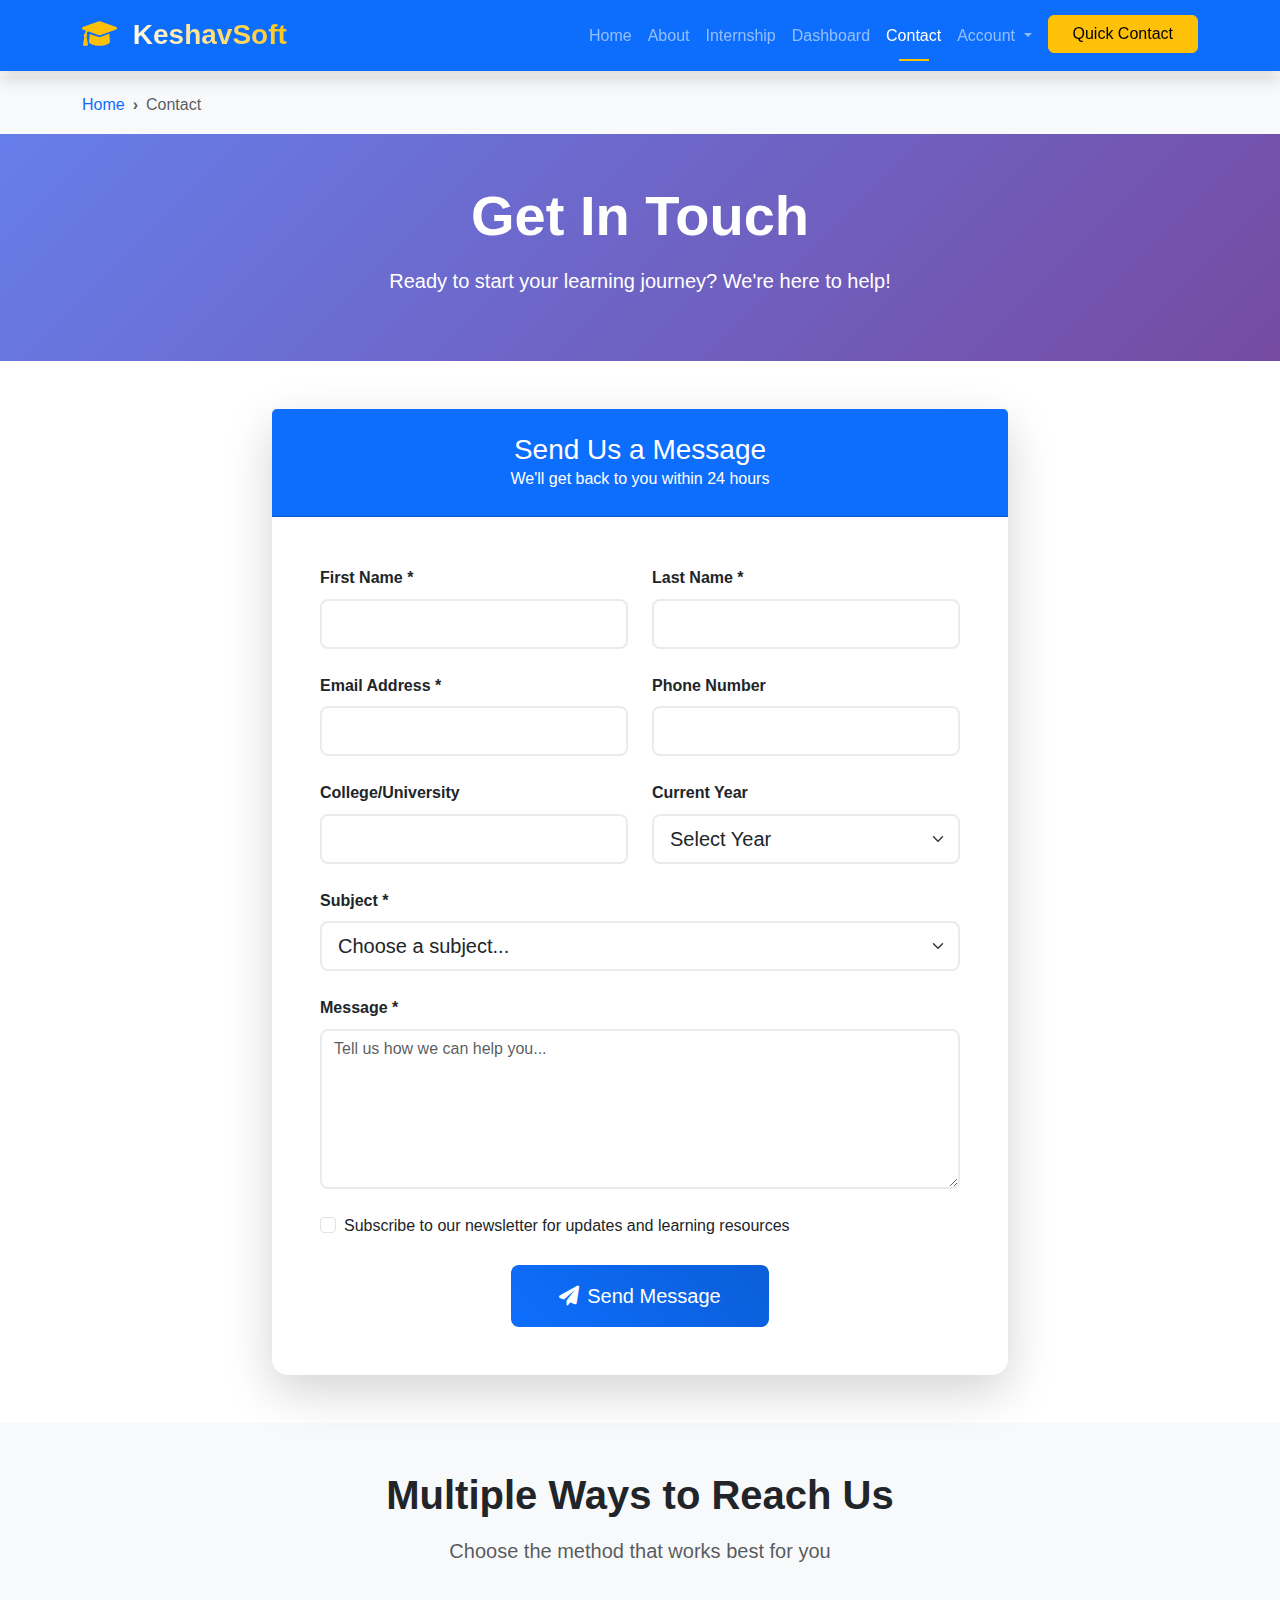
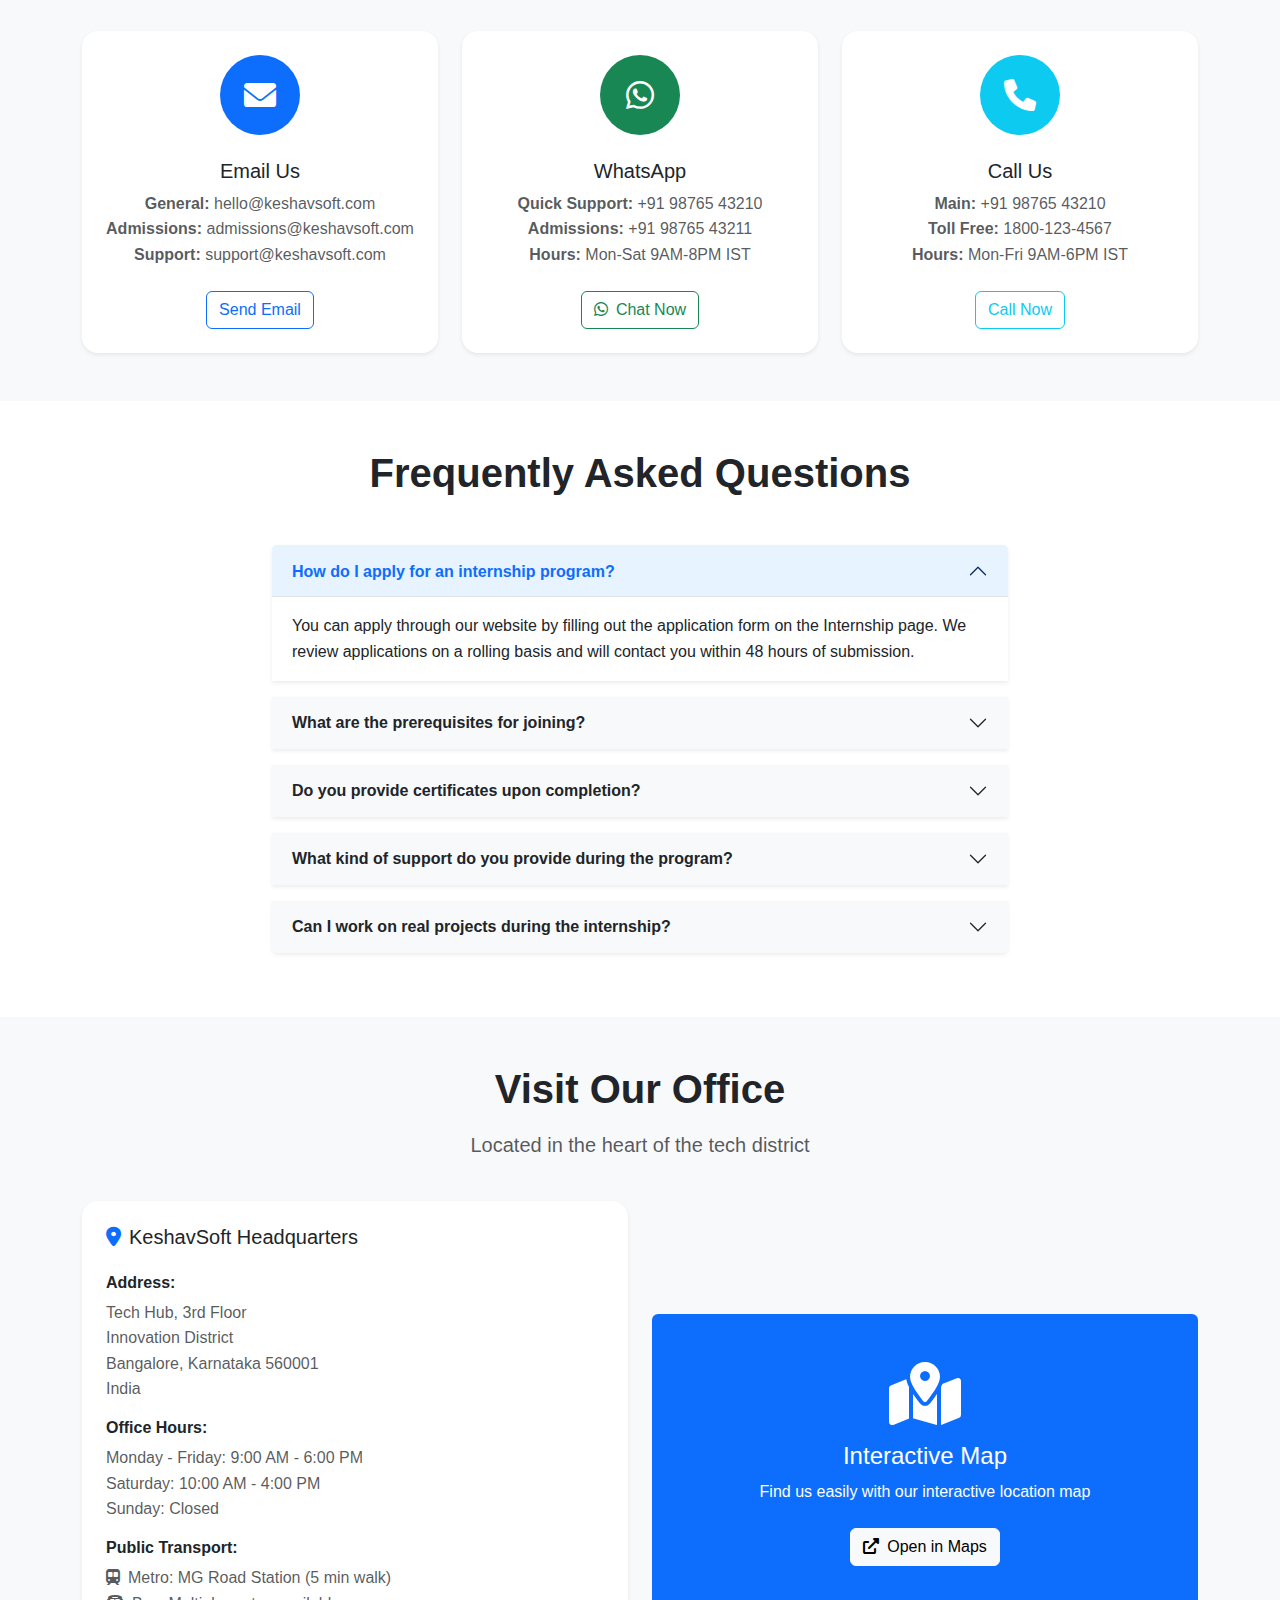
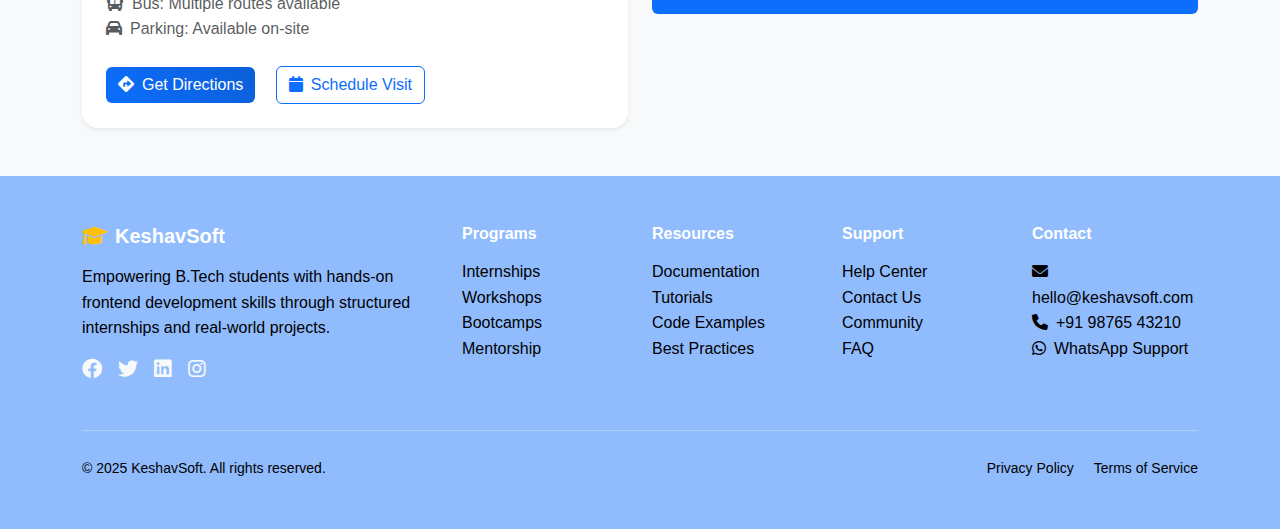
<file: contact.html>
<!DOCTYPE html>
<html lang="en">
<head>
    <meta charset="UTF-8">
    <meta name="viewport" content="width=device-width, initial-scale=1.0">
    <title>Contact Us - KeshavSoft</title>
    <link rel="icon" href="assets/images/ks_favicon.png" type="image/x-icon">
    <link href="https://cdn.jsdelivr.net/npm/bootstrap@5.3.2/dist/css/bootstrap.min.css" rel="stylesheet">
    <link href="https://cdnjs.cloudflare.com/ajax/libs/font-awesome/6.0.0/css/all.min.css" rel="stylesheet">
    <link href="assets/css/custom.css" rel="stylesheet">
</head>
<body>
    <!-- Navigation -->
    <nav class="navbar navbar-expand-lg navbar-dark bg-primary fixed-top shadow">
        <div class="container">
            <a class="navbar-brand fw-bold fs-3 animated-brand" href="index.html">
                <i class="fas fa-graduation-cap text-warning me-2 bounce-icon"></i>
                <span class="gradient-text">KeshavSoft</span>
            </a>
            <button class="navbar-toggler" type="button" data-bs-toggle="collapse" data-bs-target="#navbarNav">
                <span class="navbar-toggler-icon"></span>
            </button>
            <div class="collapse navbar-collapse" id="navbarNav">
                <ul class="navbar-nav ms-auto">
                    <li class="nav-item">
                        <a class="nav-link" href="index.html">Home</a>
                    </li>
                    <li class="nav-item">
                        <a class="nav-link" href="about.html">About</a>
                    </li>
                    <li class="nav-item">
                        <a class="nav-link" href="internship.html">Internship</a>
                    </li>
                    <li class="nav-item">
                        <a class="nav-link" href="dashboard.html">Dashboard</a>
                    </li>
                    <li class="nav-item">
                        <a class="nav-link active" href="contact.html">Contact</a>
                    </li>
                    <li class="nav-item dropdown">
                        <a class="nav-link dropdown-toggle" href="#" role="button" data-bs-toggle="dropdown">
                            Account
                        </a>
                        <ul class="dropdown-menu">
                            <li><a class="dropdown-item" href="#" data-bs-toggle="modal" data-bs-target="#loginModal">Sign In</a></li>
                            <li><a class="dropdown-item" href="#" data-bs-toggle="modal" data-bs-target="#signupModal">Sign Up</a></li>
                            <li><hr class="dropdown-divider"></li>
                            <li><a class="dropdown-item" href="dashboard.html">My Dashboard</a></li>
                        </ul>
                    </li>
                    <li class="nav-item">
                        <button class="btn btn-warning ms-2 px-4" data-bs-toggle="modal" data-bs-target="#quickContactModal">
                            Quick Contact
                        </button>
                    </li>
                </ul>
            </div>
        </div>
    </nav>

    <!-- Breadcrumb -->
    <section class="bg-light py-3" style="margin-top: 76px;">
        <div class="container">
            <nav aria-label="breadcrumb">
                <ol class="breadcrumb mb-0">
                    <li class="breadcrumb-item"><a href="index.html" class="text-decoration-none">Home</a></li>
                    <li class="breadcrumb-item active" aria-current="page">Contact</li>
                </ol>
            </nav>
        </div>
    </section>

    <!-- Page Header -->
    <section class="bg-gradient-primary text-white py-5">
        <div class="container">
            <div class="row text-center">
                <div class="col-12">
                    <h1 class="display-4 fw-bold mb-3">Get In Touch</h1>
                    <p class="lead">Ready to start your learning journey? We're here to help!</p>
                </div>
            </div>
        </div>
    </section>

    <!-- Contact Form Section -->
    <section class="py-5">
        <div class="container">
            <div class="row">
                <div class="col-lg-8 mx-auto">
                    <div class="card border-0 shadow-lg">
                        <div class="card-header bg-primary text-white text-center py-4">
                            <h3 class="mb-0">Send Us a Message</h3>
                            <p class="mb-0">We'll get back to you within 24 hours</p>
                        </div>
                        <div class="card-body p-5">
                            <form id="contactForm">
                                <div class="row g-4">
                                    <div class="col-md-6">
                                        <label for="firstName" class="form-label fw-bold">First Name *</label>
                                        <input type="text" class="form-control form-control-lg" id="firstName" name="firstName" required>
                                    </div>
                                    <div class="col-md-6">
                                        <label for="lastName" class="form-label fw-bold">Last Name *</label>
                                        <input type="text" class="form-control form-control-lg" id="lastName" name="lastName" required>
                                    </div>
                                    <div class="col-md-6">
                                        <label for="email" class="form-label fw-bold">Email Address *</label>
                                        <input type="email" class="form-control form-control-lg" id="email" name="email" required>
                                    </div>
                                    <div class="col-md-6">
                                        <label for="phone" class="form-label fw-bold">Phone Number</label>
                                        <input type="tel" class="form-control form-control-lg" id="phone" name="phone">
                                    </div>
                                    <div class="col-md-6">
                                        <label for="college" class="form-label fw-bold">College/University</label>
                                        <input type="text" class="form-control form-control-lg" id="college" name="college">
                                    </div>
                                    <div class="col-md-6">
                                        <label for="year" class="form-label fw-bold">Current Year</label>
                                        <select class="form-select form-select-lg" id="year" name="year">
                                            <option value="">Select Year</option>
                                            <option value="1st">1st Year</option>
                                            <option value="2nd">2nd Year</option>
                                            <option value="3rd">3rd Year</option>
                                            <option value="4th">4th Year</option>
                                            <option value="graduate">Graduate</option>
                                        </select>
                                    </div>
                                    <div class="col-12">
                                        <label for="subject" class="form-label fw-bold">Subject *</label>
                                        <select class="form-select form-select-lg" id="subject" name="subject" required>
                                            <option value="">Choose a subject...</option>
                                            <option value="internship">Internship Inquiry</option>
                                            <option value="course">Course Information</option>
                                            <option value="technical">Technical Support</option>
                                            <option value="partnership">Partnership Opportunity</option>
                                            <option value="feedback">Feedback</option>
                                            <option value="other">Other</option>
                                        </select>
                                    </div>
                                    <div class="col-12">
                                        <label for="message" class="form-label fw-bold">Message *</label>
                                        <textarea class="form-control" id="message" name="message" rows="6" placeholder="Tell us how we can help you..." required></textarea>
                                    </div>
                                    <div class="col-12">
                                        <div class="form-check">
                                            <input class="form-check-input" type="checkbox" id="newsletter" name="newsletter">
                                            <label class="form-check-label" for="newsletter">
                                                Subscribe to our newsletter for updates and learning resources
                                            </label>
                                        </div>
                                    </div>
                                    <div class="col-12 text-center">
                                        <button type="submit" class="btn btn-primary btn-lg px-5 py-3">
                                            <i class="fas fa-paper-plane me-2"></i>Send Message
                                        </button>
                                    </div>
                                </div>
                            </form>
                        </div>
                    </div>
                </div>
            </div>
        </div>
    </section>

    <!-- Contact Info Section -->
    <section class="py-5 bg-light">
        <div class="container">
            <div class="row text-center mb-5">
                <div class="col-12">
                    <h2 class="display-6 fw-bold mb-3">Multiple Ways to Reach Us</h2>
                    <p class="lead text-muted">Choose the method that works best for you</p>
                </div>
            </div>
            <div class="row g-4">
                <div class="col-lg-4">
                    <div class="card border-0 shadow-sm h-100 text-center hover-lift">
                        <div class="card-body p-4">
                            <div class="bg-primary text-white rounded-circle mx-auto mb-4 d-flex align-items-center justify-content-center" style="width: 80px; height: 80px;">
                                <i class="fas fa-envelope fa-2x"></i>
                            </div>
                            <h5 class="card-title">Email Us</h5>
                            <p class="card-text text-muted mb-4">
                                <strong>General:</strong> hello@keshavsoft.com<br>
                                <strong>Admissions:</strong> admissions@keshavsoft.com<br>
                                <strong>Support:</strong> support@keshavsoft.com
                            </p>
                            <a href="mailto:hello@keshavsoft.com" class="btn btn-outline-primary">Send Email</a>
                        </div>
                    </div>
                </div>
                <div class="col-lg-4">
                    <div class="card border-0 shadow-sm h-100 text-center hover-lift">
                        <div class="card-body p-4">
                            <div class="bg-success text-white rounded-circle mx-auto mb-4 d-flex align-items-center justify-content-center" style="width: 80px; height: 80px;">
                                <i class="fab fa-whatsapp fa-2x"></i>
                            </div>
                            <h5 class="card-title">WhatsApp</h5>
                            <p class="card-text text-muted mb-4">
                                <strong>Quick Support:</strong> +91 98765 43210<br>
                                <strong>Admissions:</strong> +91 98765 43211<br>
                                <strong>Hours:</strong> Mon-Sat 9AM-8PM IST
                            </p>
                            <a href="https://wa.me/919876543210" class="btn btn-outline-success" target="_blank">
                                <i class="fab fa-whatsapp me-2"></i>Chat Now
                            </a>
                        </div>
                    </div>
                </div>
                <div class="col-lg-4">
                    <div class="card border-0 shadow-sm h-100 text-center hover-lift">
                        <div class="card-body p-4">
                            <div class="bg-info text-white rounded-circle mx-auto mb-4 d-flex align-items-center justify-content-center" style="width: 80px; height: 80px;">
                                <i class="fas fa-phone fa-2x"></i>
                            </div>
                            <h5 class="card-title">Call Us</h5>
                            <p class="card-text text-muted mb-4">
                                <strong>Main:</strong> +91 98765 43210<br>
                                <strong>Toll Free:</strong> 1800-123-4567<br>
                                <strong>Hours:</strong> Mon-Fri 9AM-6PM IST
                            </p>
                            <a href="tel:+919876543210" class="btn btn-outline-info">Call Now</a>
                        </div>
                    </div>
                </div>
            </div>
        </div>
    </section>

    <!-- FAQ Section -->
    <section class="py-5">
        <div class="container">
            <div class="row">
                <div class="col-lg-8 mx-auto">
                    <h2 class="display-6 fw-bold text-center mb-5">Frequently Asked Questions</h2>
                    <div class="accordion" id="faqAccordion">
                        <div class="accordion-item border-0 shadow-sm mb-3">
                            <h2 class="accordion-header">
                                <button class="accordion-button" type="button" data-bs-toggle="collapse" data-bs-target="#faq1">
                                    How do I apply for an internship program?
                                </button>
                            </h2>
                            <div id="faq1" class="accordion-collapse collapse show" data-bs-parent="#faqAccordion">
                                <div class="accordion-body">
                                    You can apply through our website by filling out the application form on the Internship page. We review applications on a rolling basis and will contact you within 48 hours of submission.
                                </div>
                            </div>
                        </div>
                        <div class="accordion-item border-0 shadow-sm mb-3">
                            <h2 class="accordion-header">
                                <button class="accordion-button collapsed" type="button" data-bs-toggle="collapse" data-bs-target="#faq2">
                                    What are the prerequisites for joining?
                                </button>
                            </h2>
                            <div id="faq2" class="accordion-collapse collapse" data-bs-parent="#faqAccordion">
                                <div class="accordion-body">
                                    Most of our programs are designed for beginners. You just need basic computer skills and enthusiasm to learn. For advanced programs, we may require completion of prerequisite courses.
                                </div>
                            </div>
                        </div>
                        <div class="accordion-item border-0 shadow-sm mb-3">
                            <h2 class="accordion-header">
                                <button class="accordion-button collapsed" type="button" data-bs-toggle="collapse" data-bs-target="#faq3">
                                    Do you provide certificates upon completion?
                                </button>
                            </h2>
                            <div id="faq3" class="accordion-collapse collapse" data-bs-parent="#faqAccordion">
                                <div class="accordion-body">
                                    Yes! We provide industry-recognized certificates for all completed programs. These certificates can be shared on LinkedIn and included in your resume to showcase your skills to potential employers.
                                </div>
                            </div>
                        </div>
                        <div class="accordion-item border-0 shadow-sm mb-3">
                            <h2 class="accordion-header">
                                <button class="accordion-button collapsed" type="button" data-bs-toggle="collapse" data-bs-target="#faq4">
                                    What kind of support do you provide during the program?
                                </button>
                            </h2>
                            <div id="faq4" class="accordion-collapse collapse" data-bs-parent="#faqAccordion">
                                <div class="accordion-body">
                                    We provide comprehensive support including one-on-one mentoring, code reviews, doubt-clearing sessions, and career guidance. Our mentors are available via WhatsApp and email for quick assistance.
                                </div>
                            </div>
                        </div>
                        <div class="accordion-item border-0 shadow-sm mb-3">
                            <h2 class="accordion-header">
                                <button class="accordion-button collapsed" type="button" data-bs-toggle="collapse" data-bs-target="#faq5">
                                    Can I work on real projects during the internship?
                                </button>
                            </h2>
                            <div id="faq5" class="accordion-collapse collapse" data-bs-parent="#faqAccordion">
                                <div class="accordion-body">
                                    Absolutely! All our programs include hands-on projects that you'll deploy live. You'll build a portfolio of real-world projects that demonstrate your skills to potential employers.
                                </div>
                            </div>
                        </div>
                    </div>
                </div>
            </div>
        </div>
    </section>

    <!-- Office Location Section -->
    <section class="py-5 bg-light">
        <div class="container">
            <div class="row text-center mb-4">
                <div class="col-12">
                    <h2 class="display-6 fw-bold mb-3">Visit Our Office</h2>
                    <p class="lead text-muted">Located in the heart of the tech district</p>
                </div>
            </div>
            <div class="row align-items-center">
                <div class="col-lg-6">
                    <div class="card border-0 shadow-sm">
                        <div class="card-body p-4">
                            <h5 class="card-title mb-4">
                                <i class="fas fa-map-marker-alt text-primary me-2"></i>KeshavSoft Headquarters
                            </h5>
                            <div class="mb-3">
                                <h6 class="fw-bold">Address:</h6>
                                <p class="text-muted mb-0">
                                    Tech Hub, 3rd Floor<br>
                                    Innovation District<br>
                                    Bangalore, Karnataka 560001<br>
                                    India
                                </p>
                            </div>
                            <div class="mb-3">
                                <h6 class="fw-bold">Office Hours:</h6>
                                <p class="text-muted mb-0">
                                    Monday - Friday: 9:00 AM - 6:00 PM<br>
                                    Saturday: 10:00 AM - 4:00 PM<br>
                                    Sunday: Closed
                                </p>
                            </div>
                            <div class="mb-4">
                                <h6 class="fw-bold">Public Transport:</h6>
                                <p class="text-muted mb-0">
                                    <i class="fas fa-subway me-2"></i>Metro: MG Road Station (5 min walk)<br>
                                    <i class="fas fa-bus me-2"></i>Bus: Multiple routes available<br>
                                    <i class="fas fa-car me-2"></i>Parking: Available on-site
                                </p>
                            </div>
                            <button class="btn btn-primary me-3">
                                <i class="fas fa-directions me-2"></i>Get Directions
                            </button>
                            <button class="btn btn-outline-primary">
                                <i class="fas fa-calendar me-2"></i>Schedule Visit
                            </button>
                        </div>
                    </div>
                </div>
                <div class="col-lg-6">
                    <div class="bg-primary text-white p-5 rounded text-center">
                        <i class="fas fa-map-marked-alt fa-4x mb-3"></i>
                        <h4>Interactive Map</h4>
                        <p class="mb-4">Find us easily with our interactive location map</p>
                        <button class="btn btn-light">
                            <i class="fas fa-external-link-alt me-2"></i>Open in Maps
                        </button>
                    </div>
                </div>
            </div>
        </div>
    </section>

    <!-- Quick Contact Modal -->
    <div class="modal fade" id="quickContactModal" tabindex="-1">
        <div class="modal-dialog">
            <div class="modal-content">
                <div class="modal-header bg-warning text-dark">
                    <h5 class="modal-title">
                        <i class="fas fa-bolt me-2"></i>Quick Contact
                    </h5>
                    <button type="button" class="btn-close" data-bs-dismiss="modal"></button>
                </div>
                <div class="modal-body">
                    <form id="quickContactForm">
                        <div class="mb-3">
                            <label for="quickName" class="form-label">Name *</label>
                            <input type="text" class="form-control" id="quickName" name="quickName" required>
                        </div>
                        <div class="mb-3">
                            <label for="quickEmail" class="form-label">Email *</label>
                            <input type="email" class="form-control" id="quickEmail" name="quickEmail" required>
                        </div>
                        <div class="mb-3">
                            <label for="quickPhone" class="form-label">Phone</label>
                            <input type="tel" class="form-control" id="quickPhone" name="quickPhone">
                        </div>
                        <div class="mb-3">
                            <label for="quickInquiry" class="form-label">Quick Inquiry *</label>
                            <select class="form-select" id="quickInquiry" name="quickInquiry" required>
                                <option value="">Select inquiry type...</option>
                                <option value="course-info">Course Information</option>
                                <option value="admission">Admission Process</option>
                                <option value="fees">Fee Structure</option>
                                <option value="callback">Request Callback</option>
                                <option value="demo">Schedule Demo</option>
                            </select>
                        </div>
                        <div class="mb-3">
                            <label for="quickMessage" class="form-label">Message</label>
                            <textarea class="form-control" id="quickMessage" name="quickMessage" rows="3" placeholder="Brief message (optional)"></textarea>
                        </div>
                    </form>
                </div>
                <div class="modal-footer">
                    <button type="button" class="btn btn-secondary" data-bs-dismiss="modal">Close</button>
                    <button type="submit" form="quickContactForm" class="btn btn-warning">
                        <i class="fas fa-paper-plane me-2"></i>Send Quick Message
                    </button>
                </div>
            </div>
        </div>
    </div>

    <!-- Login Modal -->
    <div class="modal fade" id="loginModal" tabindex="-1">
        <div class="modal-dialog">
            <div class="modal-content">
                <div class="modal-header">
                    <h5 class="modal-title">Sign In to KeshavSoft</h5>
                    <button type="button" class="btn-close" data-bs-dismiss="modal"></button>
                </div>
                <div class="modal-body">
                    <form>
                        <div class="mb-3">
                            <label for="loginEmail" class="form-label">Email</label>
                            <input type="email" class="form-control" id="loginEmail" name="loginEmail" required>
                        </div>
                        <div class="mb-3">
                            <label for="loginPassword" class="form-label">Password</label>
                            <input type="password" class="form-control" id="loginPassword" name="loginPassword" required>
                        </div>
                        <div class="mb-3 form-check">
                            <input type="checkbox" class="form-check-input" id="rememberMe" name="rememberMe">
                            <label class="form-check-label" for="rememberMe">Remember me</label>
                        </div>
                        <button type="submit" class="btn btn-primary w-100">Sign In</button>
                    </form>
                    <div class="text-center mt-3">
                        <small>Don't have an account? <a href="#" data-bs-toggle="modal" data-bs-target="#signupModal" data-bs-dismiss="modal">Sign up</a></small>
                    </div>
                </div>
            </div>
        </div>
    </div>

    <!-- Signup Modal -->
    <div class="modal fade" id="signupModal" tabindex="-1">
        <div class="modal-dialog">
            <div class="modal-content">
                <div class="modal-header">
                    <h5 class="modal-title">Create Account</h5>
                    <button type="button" class="btn-close" data-bs-dismiss="modal"></button>
                </div>
                <div class="modal-body">
                    <form>
                        <div class="row g-3">
                            <div class="col-md-6">
                                <label for="signupFirstName" class="form-label">First Name</label>
                                <input type="text" class="form-control" id="signupFirstName" name="signupFirstName" required>
                            </div>
                            <div class="col-md-6">
                                <label for="signupLastName" class="form-label">Last Name</label>
                                <input type="text" class="form-control" id="signupLastName" name="signupLastName" required>
                            </div>
                            <div class="col-12">
                                <label for="signupEmail" class="form-label">Email</label>
                                <input type="email" class="form-control" id="signupEmail" name="signupEmail" required>
                            </div>
                            <div class="col-12">
                                <label for="signupPassword" class="form-label">Password</label>
                                <input type="password" class="form-control" id="signupPassword" name="signupPassword" required>
                            </div>
                            <div class="col-12">
                                <label for="confirmPassword" class="form-label">Confirm Password</label>
                                <input type="password" class="form-control" id="confirmPassword" name="confirmPassword" required>
                            </div>
                            <div class="col-12">
                                <div class="form-check">
                                    <input class="form-check-input" type="checkbox" id="agreeTerms" name="agreeTerms" required>
                                    <label class="form-check-label" for="agreeTerms">
                                        I agree to the <a href="#">Terms of Service</a>
                                    </label>
                                </div>
                            </div>
                        </div>
                        <button type="submit" class="btn btn-primary w-100 mt-3">Create Account</button>
                    </form>
                    <div class="text-center mt-3">
                        <small>Already have an account? <a href="#" data-bs-toggle="modal" data-bs-target="#loginModal" data-bs-dismiss="modal">Sign in</a></small>
                    </div>
                </div>
            </div>
        </div>
    </div>

    <!-- Footer -->
    <footer class="bg-colour text-white py-5">
        <div class="container">
            <div class="row">
                <div class="col-lg-4 mb-4">
                    <h5 class="fw-bold mb-3">
                        <i class="fas fa-graduation-cap text-warning me-2"></i>KeshavSoft
                    </h5>
                    <p class="text-black">Empowering B.Tech students with hands-on frontend development skills through
                        structured internships and real-world projects.</p>
                    <div class="d-flex gap-3">
                        <a href="#" class="text-light"><i class="fab fa-facebook fa-lg"></i></a>
                        <a href="#" class="text-light"><i class="fab fa-twitter fa-lg"></i></a>
                        <a href="#" class="text-light"><i class="fab fa-linkedin fa-lg"></i></a>
                        <a href="#" class="text-light"><i class="fab fa-instagram fa-lg"></i></a>
                    </div>
                </div>
                <div class="col-lg-2 col-md-6 mb-4">
                    <h6 class="fw-bold mb-3">Programs</h6>
                    <ul class="list-unstyled">
                        <li><a href="internship.html" class="text-black text-decoration-none">Internships</a></li>
                        <li><a href="#" class="text-black text-decoration-none">Workshops</a></li>
                        <li><a href="#" class="text-black text-decoration-none">Bootcamps</a></li>
                        <li><a href="#" class="text-black text-decoration-none">Mentorship</a></li>
                    </ul>
                </div>
                <div class="col-lg-2 col-md-6 mb-4">
                    <h6 class="fw-bold mb-3">Resources</h6>
                    <ul class="list-unstyled">
                        <li><a href="#" class="text-black text-decoration-none">Documentation</a></li>
                        <li><a href="#" class="text-black text-decoration-none">Tutorials</a></li>
                        <li><a href="#" class="text-black text-decoration-none">Code Examples</a></li>
                        <li><a href="#" class="text-black text-decoration-none">Best Practices</a></li>
                    </ul>
                </div>
                <div class="col-lg-2 col-md-6 mb-4">
                    <h6 class="fw-bold mb-3">Support</h6>
                    <ul class="list-unstyled">
                        <li><a href="#" class="text-black text-decoration-none">Help Center</a></li>
                        <li><a href="contact.html" class="text-black text-decoration-none">Contact Us</a></li>
                        <li><a href="#" class="text-black text-decoration-none">Community</a></li>
                        <li><a href="#" class="text-black text-decoration-none">FAQ</a></li>
                    </ul>
                </div>
                <div class="col-lg-2 col-md-6 mb-4">
                    <h6 class="fw-bold mb-3">Contact</h6>
                    <ul class="list-unstyled text-black">
                        <li><i class="fas fa-envelope me-2"></i>hello@keshavsoft.com</li>
                        <li><i class="fas fa-phone me-2"></i>+91 98765 43210</li>
                        <li><i class="fab fa-whatsapp me-2"></i>WhatsApp Support</li>
                    </ul>
                </div>
            </div>
            <hr class="my-4">
            <div class="row text-center text-md-start">
                <!-- Left section -->
                <div class="col-12 col-md-6 mb-2 mb-md-0">
                    <small class="text-black">&copy; 2025 KeshavSoft. All rights reserved.</small>
                </div>

                <!-- Right section -->
                <div class="col-12 col-md-6 text-center text-md-end">
                    <small class="text-black">
                        <a href="#" class="text-black text-decoration-none d-inline-block me-3 mb-1 mb-md-0">Privacy
                            Policy</a>
                        <a href="#" class="text-black text-decoration-none d-inline-block">Terms of Service</a>
                    </small>
                </div>
            </div>

        </div>
    </footer>

    <script src="https://cdn.jsdelivr.net/npm/bootstrap@5.3.2/dist/js/bootstrap.bundle.min.js"></script>
    <script src="assets/js/custom.js"></script>
</body>
</html>
</file>
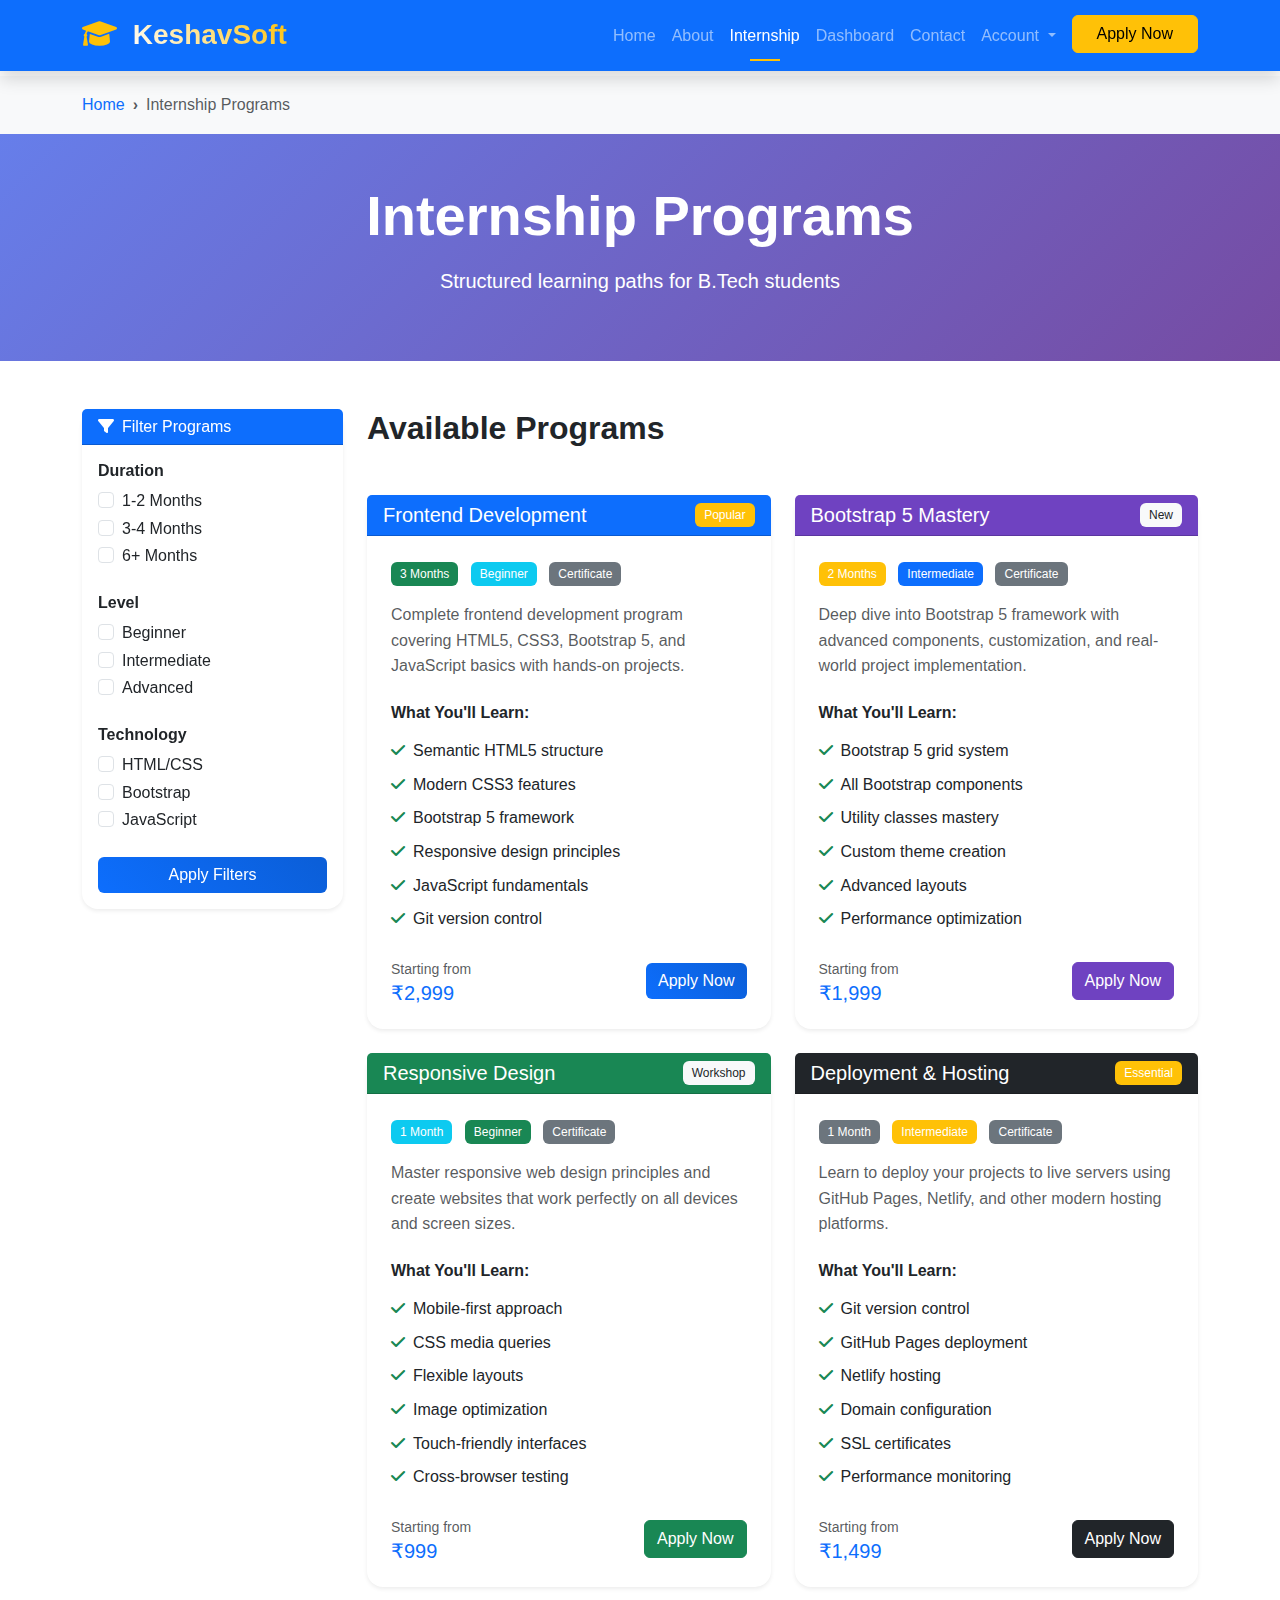
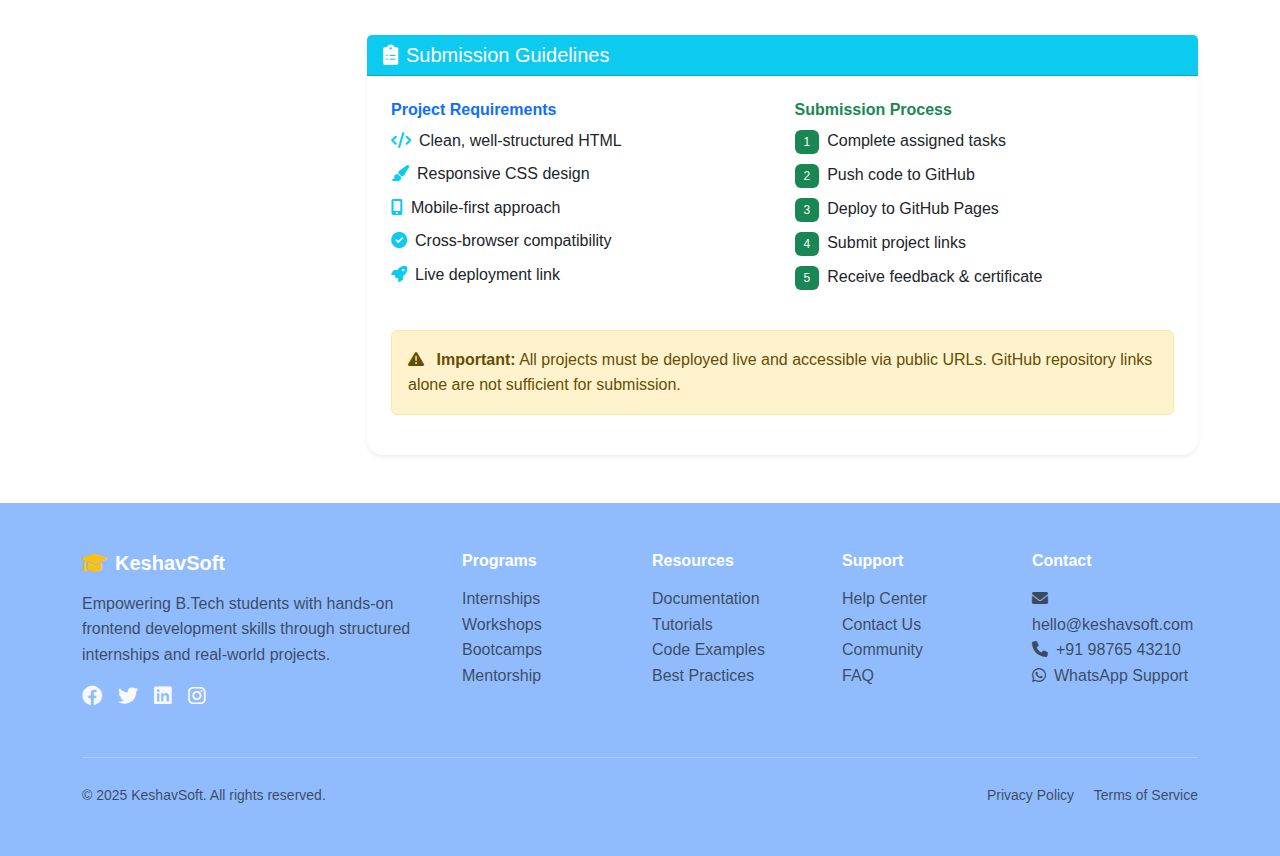
<file: internship.html>
<!DOCTYPE html>
<html lang="en">
<head>
    <meta charset="UTF-8">
    <meta name="viewport" content="width=device-width, initial-scale=1.0">
    <title>Internship Programs - KeshavSoft</title>
    <link href="https://cdn.jsdelivr.net/npm/bootstrap@5.3.2/dist/css/bootstrap.min.css" rel="stylesheet">
    <link href="https://cdnjs.cloudflare.com/ajax/libs/font-awesome/6.0.0/css/all.min.css" rel="stylesheet">
    <link href="assets/css/custom.css" rel="stylesheet">
</head>
<body>
    <!-- Navigation -->
    <nav class="navbar navbar-expand-lg navbar-dark bg-primary fixed-top shadow">
        <div class="container">
            <a class="navbar-brand fw-bold fs-3 animated-brand" href="index.html">
                <i class="fas fa-graduation-cap text-warning me-2 bounce-icon"></i>
                <span class="gradient-text">KeshavSoft</span>
            </a>
            <button class="navbar-toggler" type="button" data-bs-toggle="collapse" data-bs-target="#navbarNav">
                <span class="navbar-toggler-icon"></span>
            </button>
            <div class="collapse navbar-collapse" id="navbarNav">
                <ul class="navbar-nav ms-auto">
                    <li class="nav-item">
                        <a class="nav-link" href="index.html">Home</a>
                    </li>
                    <li class="nav-item">
                        <a class="nav-link" href="about.html">About</a>
                    </li>
                    <li class="nav-item">
                        <a class="nav-link active" href="internship.html">Internship</a>
                    </li>
                    <li class="nav-item">
                        <a class="nav-link" href="dashboard.html">Dashboard</a>
                    </li>
                    <li class="nav-item">
                        <a class="nav-link" href="contact.html">Contact</a>
                    </li>
                    <li class="nav-item dropdown">
                        <a class="nav-link dropdown-toggle" href="#" role="button" data-bs-toggle="dropdown">
                            Account
                        </a>
                        <ul class="dropdown-menu">
                            <li><a class="dropdown-item" href="#" data-bs-toggle="modal" data-bs-target="#loginModal">Sign In</a></li>
                            <li><a class="dropdown-item" href="#" data-bs-toggle="modal" data-bs-target="#signupModal">Sign Up</a></li>
                            <li><hr class="dropdown-divider"></li>
                            <li><a class="dropdown-item" href="dashboard.html">My Dashboard</a></li>
                        </ul>
                    </li>
                    <li class="nav-item">
                        <button class="btn btn-warning ms-2 px-4" data-bs-toggle="modal" data-bs-target="#contactModal">
                            Apply Now
                        </button>
                    </li>
                </ul>
            </div>
        </div>
    </nav>

    <!-- Breadcrumb -->
    <section class="bg-light py-3" style="margin-top: 76px;">
        <div class="container">
            <nav aria-label="breadcrumb">
                <ol class="breadcrumb mb-0">
                    <li class="breadcrumb-item"><a href="index.html" class="text-decoration-none">Home</a></li>
                    <li class="breadcrumb-item active" aria-current="page">Internship Programs</li>
                </ol>
            </nav>
        </div>
    </section>

    <!-- Page Header -->
    <section class="bg-gradient-primary text-white py-5">
        <div class="container">
            <div class="row text-center">
                <div class="col-12">
                    <h1 class="display-4 fw-bold mb-3">Internship Programs</h1>
                    <p class="lead">Structured learning paths for B.Tech students</p>
                </div>
            </div>
        </div>
    </section>

    <!-- Sidebar Layout -->
    <section class="py-5">
        <div class="container">
            <div class="row">
                <!-- Sidebar -->
                <div class="col-lg-3 mb-4">
                    <div class="card border-0 shadow-sm sticky-top" style="top: 100px;">
                        <div class="card-header bg-primary text-white">
                            <h6 class="mb-0"><i class="fas fa-filter me-2"></i>Filter Programs</h6>
                        </div>
                        <div class="card-body">
                            <div class="mb-4">
                                <h6 class="fw-bold">Duration</h6>
                                <div class="form-check">
                                    <input class="form-check-input" type="checkbox" id="duration1" name="duration1">
                                    <label class="form-check-label" for="duration1">1-2 Months</label>
                                </div>
                                <div class="form-check">
                                    <input class="form-check-input" type="checkbox" id="duration2" name="duration2">
                                    <label class="form-check-label" for="duration2">3-4 Months</label>
                                </div>
                                <div class="form-check">
                                    <input class="form-check-input" type="checkbox" id="duration3" name="duration3">
                                    <label class="form-check-label" for="duration3">6+ Months</label>
                                </div>
                            </div>
                            <div class="mb-4">
                                <h6 class="fw-bold">Level</h6>
                                <div class="form-check">
                                    <input class="form-check-input" type="checkbox" id="beginner" name="beginner">
                                    <label class="form-check-label" for="beginner">Beginner</label>
                                </div>
                                <div class="form-check">
                                    <input class="form-check-input" type="checkbox" id="intermediate" name="intermediate">
                                    <label class="form-check-label" for="intermediate">Intermediate</label>
                                </div>
                                <div class="form-check">
                                    <input class="form-check-input" type="checkbox" id="advanced" name="advanced">
                                    <label class="form-check-label" for="advanced">Advanced</label>
                                </div>
                            </div>
                            <div class="mb-4">
                                <h6 class="fw-bold">Technology</h6>
                                <div class="form-check">
                                    <input class="form-check-input" type="checkbox" id="html" name="html">
                                    <label class="form-check-label" for="html">HTML/CSS</label>
                                </div>
                                <div class="form-check">
                                    <input class="form-check-input" type="checkbox" id="bootstrap" name="bootstrap">
                                    <label class="form-check-label" for="bootstrap">Bootstrap</label>
                                </div>
                                <div class="form-check">
                                    <input class="form-check-input" type="checkbox" id="javascript" name="javascript">
                                    <label class="form-check-label" for="javascript">JavaScript</label>
                                </div>
                            </div>
                            <button class="btn btn-primary w-100">Apply Filters</button>
                        </div>
                    </div>
                </div>

                <!-- Main Content -->
                <div class="col-lg-9">
                    <!-- Task Breakdown Section -->
                    <div class="row g-4 mb-5">
                        <div class="col-12">
                            <h2 class="fw-bold mb-4">Available Programs</h2>
                        </div>
                        
                        <!-- Frontend Development Internship -->
                        <div class="col-lg-6">
                            <div class="card border-0 shadow-sm h-100 hover-lift">
                                <div class="card-header bg-primary text-white">
                                    <div class="d-flex justify-content-between align-items-center">
                                        <h5 class="mb-0">Frontend Development</h5>
                                        <span class="badge bg-warning">Popular</span>
                                    </div>
                                </div>
                                <div class="card-body p-4">
                                    <div class="mb-3">
                                        <span class="badge bg-success me-2">3 Months</span>
                                        <span class="badge bg-info me-2">Beginner</span>
                                        <span class="badge bg-secondary">Certificate</span>
                                    </div>
                                    <p class="card-text text-muted mb-4">Complete frontend development program covering HTML5, CSS3, Bootstrap 5, and JavaScript basics with hands-on projects.</p>
                                    
                                    <h6 class="fw-bold mb-3">What You'll Learn:</h6>
                                    <ul class="list-unstyled">
                                        <li class="mb-2"><i class="fas fa-check text-success me-2"></i>Semantic HTML5 structure</li>
                                        <li class="mb-2"><i class="fas fa-check text-success me-2"></i>Modern CSS3 features</li>
                                        <li class="mb-2"><i class="fas fa-check text-success me-2"></i>Bootstrap 5 framework</li>
                                        <li class="mb-2"><i class="fas fa-check text-success me-2"></i>Responsive design principles</li>
                                        <li class="mb-2"><i class="fas fa-check text-success me-2"></i>JavaScript fundamentals</li>
                                        <li class="mb-2"><i class="fas fa-check text-success me-2"></i>Git version control</li>
                                    </ul>
                                    
                                    <div class="d-flex justify-content-between align-items-center mt-4">
                                        <div>
                                            <small class="text-muted">Starting from</small>
                                            <h5 class="text-primary mb-0">₹2,999</h5>
                                        </div>
                                        <button class="btn btn-primary" data-bs-toggle="modal" data-bs-target="#contactModal">
                                            Apply Now
                                        </button>
                                    </div>
                                </div>
                            </div>
                        </div>

                        <!-- Bootstrap 5 Mastery -->
                        <div class="col-lg-6">
                            <div class="card border-0 shadow-sm h-100 hover-lift">
                                <div class="card-header bg-purple text-white">
                                    <div class="d-flex justify-content-between align-items-center">
                                        <h5 class="mb-0">Bootstrap 5 Mastery</h5>
                                        <span class="badge bg-light text-dark">New</span>
                                    </div>
                                </div>
                                <div class="card-body p-4">
                                    <div class="mb-3">
                                        <span class="badge bg-warning me-2">2 Months</span>
                                        <span class="badge bg-primary me-2">Intermediate</span>
                                        <span class="badge bg-secondary">Certificate</span>
                                    </div>
                                    <p class="card-text text-muted mb-4">Deep dive into Bootstrap 5 framework with advanced components, customization, and real-world project implementation.</p>
                                    
                                    <h6 class="fw-bold mb-3">What You'll Learn:</h6>
                                    <ul class="list-unstyled">
                                        <li class="mb-2"><i class="fas fa-check text-success me-2"></i>Bootstrap 5 grid system</li>
                                        <li class="mb-2"><i class="fas fa-check text-success me-2"></i>All Bootstrap components</li>
                                        <li class="mb-2"><i class="fas fa-check text-success me-2"></i>Utility classes mastery</li>
                                        <li class="mb-2"><i class="fas fa-check text-success me-2"></i>Custom theme creation</li>
                                        <li class="mb-2"><i class="fas fa-check text-success me-2"></i>Advanced layouts</li>
                                        <li class="mb-2"><i class="fas fa-check text-success me-2"></i>Performance optimization</li>
                                    </ul>
                                    
                                    <div class="d-flex justify-content-between align-items-center mt-4">
                                        <div>
                                            <small class="text-muted">Starting from</small>
                                            <h5 class="text-primary mb-0">₹1,999</h5>
                                        </div>
                                        <button class="btn btn-purple" data-bs-toggle="modal" data-bs-target="#contactModal">
                                            Apply Now
                                        </button>
                                    </div>
                                </div>
                            </div>
                        </div>

                        <!-- Responsive Design Workshop -->
                        <div class="col-lg-6">
                            <div class="card border-0 shadow-sm h-100 hover-lift">
                                <div class="card-header bg-success text-white">
                                    <div class="d-flex justify-content-between align-items-center">
                                        <h5 class="mb-0">Responsive Design</h5>
                                        <span class="badge bg-light text-dark">Workshop</span>
                                    </div>
                                </div>
                                <div class="card-body p-4">
                                    <div class="mb-3">
                                        <span class="badge bg-info me-2">1 Month</span>
                                        <span class="badge bg-success me-2">Beginner</span>
                                        <span class="badge bg-secondary">Certificate</span>
                                    </div>
                                    <p class="card-text text-muted mb-4">Master responsive web design principles and create websites that work perfectly on all devices and screen sizes.</p>
                                    
                                    <h6 class="fw-bold mb-3">What You'll Learn:</h6>
                                    <ul class="list-unstyled">
                                        <li class="mb-2"><i class="fas fa-check text-success me-2"></i>Mobile-first approach</li>
                                        <li class="mb-2"><i class="fas fa-check text-success me-2"></i>CSS media queries</li>
                                        <li class="mb-2"><i class="fas fa-check text-success me-2"></i>Flexible layouts</li>
                                        <li class="mb-2"><i class="fas fa-check text-success me-2"></i>Image optimization</li>
                                        <li class="mb-2"><i class="fas fa-check text-success me-2"></i>Touch-friendly interfaces</li>
                                        <li class="mb-2"><i class="fas fa-check text-success me-2"></i>Cross-browser testing</li>
                                    </ul>
                                    
                                    <div class="d-flex justify-content-between align-items-center mt-4">
                                        <div>
                                            <small class="text-muted">Starting from</small>
                                            <h5 class="text-primary mb-0">₹999</h5>
                                        </div>
                                        <button class="btn btn-success" data-bs-toggle="modal" data-bs-target="#contactModal">
                                            Apply Now
                                        </button>
                                    </div>
                                </div>
                            </div>
                        </div>

                        <!-- Deployment & Hosting -->
                        <div class="col-lg-6">
                            <div class="card border-0 shadow-sm h-100 hover-lift">
                                <div class="card-header bg-dark text-white">
                                    <div class="d-flex justify-content-between align-items-center">
                                        <h5 class="mb-0">Deployment & Hosting</h5>
                                        <span class="badge bg-warning">Essential</span>
                                    </div>
                                </div>
                                <div class="card-body p-4">
                                    <div class="mb-3">
                                        <span class="badge bg-secondary me-2">1 Month</span>
                                        <span class="badge bg-warning me-2">Intermediate</span>
                                        <span class="badge bg-secondary">Certificate</span>
                                    </div>
                                    <p class="card-text text-muted mb-4">Learn to deploy your projects to live servers using GitHub Pages, Netlify, and other modern hosting platforms.</p>
                                    
                                    <h6 class="fw-bold mb-3">What You'll Learn:</h6>
                                    <ul class="list-unstyled">
                                        <li class="mb-2"><i class="fas fa-check text-success me-2"></i>Git version control</li>
                                        <li class="mb-2"><i class="fas fa-check text-success me-2"></i>GitHub Pages deployment</li>
                                        <li class="mb-2"><i class="fas fa-check text-success me-2"></i>Netlify hosting</li>
                                        <li class="mb-2"><i class="fas fa-check text-success me-2"></i>Domain configuration</li>
                                        <li class="mb-2"><i class="fas fa-check text-success me-2"></i>SSL certificates</li>
                                        <li class="mb-2"><i class="fas fa-check text-success me-2"></i>Performance monitoring</li>
                                    </ul>
                                    
                                    <div class="d-flex justify-content-between align-items-center mt-4">
                                        <div>
                                            <small class="text-muted">Starting from</small>
                                            <h5 class="text-primary mb-0">₹1,499</h5>
                                        </div>
                                        <button class="btn btn-dark" data-bs-toggle="modal" data-bs-target="#contactModal">
                                            Apply Now
                                        </button>
                                    </div>
                                </div>
                            </div>
                        </div>
                    </div>

                    <!-- Submission Guidelines -->
                    <div class="card border-0 shadow-sm">
                        <div class="card-header bg-info text-white">
                            <h5 class="mb-0"><i class="fas fa-clipboard-list me-2"></i>Submission Guidelines</h5>
                        </div>
                        <div class="card-body p-4">
                            <div class="row g-4">
                                <div class="col-md-6">
                                    <h6 class="fw-bold text-primary">Project Requirements</h6>
                                    <ul class="list-unstyled">
                                        <li class="mb-2"><i class="fas fa-code text-info me-2"></i>Clean, well-structured HTML</li>
                                        <li class="mb-2"><i class="fas fa-paint-brush text-info me-2"></i>Responsive CSS design</li>
                                        <li class="mb-2"><i class="fas fa-mobile-alt text-info me-2"></i>Mobile-first approach</li>
                                        <li class="mb-2"><i class="fas fa-check-circle text-info me-2"></i>Cross-browser compatibility</li>
                                        <li class="mb-2"><i class="fas fa-rocket text-info me-2"></i>Live deployment link</li>
                                    </ul>
                                </div>
                                <div class="col-md-6">
                                    <h6 class="fw-bold text-success">Submission Process</h6>
                                    <ol class="list-unstyled">
                                        <li class="mb-2"><span class="badge bg-success me-2">1</span>Complete assigned tasks</li>
                                        <li class="mb-2"><span class="badge bg-success me-2">2</span>Push code to GitHub</li>
                                        <li class="mb-2"><span class="badge bg-success me-2">3</span>Deploy to GitHub Pages</li>
                                        <li class="mb-2"><span class="badge bg-success me-2">4</span>Submit project links</li>
                                        <li class="mb-2"><span class="badge bg-success me-2">5</span>Receive feedback & certificate</li>
                                    </ol>
                                </div>
                            </div>
                            
                            <div class="alert alert-warning mt-4" role="alert">
                                <i class="fas fa-exclamation-triangle me-2"></i>
                                <strong>Important:</strong> All projects must be deployed live and accessible via public URLs. GitHub repository links alone are not sufficient for submission.
                            </div>
                        </div>
                    </div>
                </div>
            </div>
        </div>
    </section>

    <!-- Contact Modal -->
    <div class="modal fade" id="contactModal" tabindex="-1">
        <div class="modal-dialog modal-lg">
            <div class="modal-content">
                <div class="modal-header bg-primary text-white">
                    <h5 class="modal-title">
                        <i class="fas fa-user-graduate me-2"></i>Apply for Internship
                    </h5>
                    <button type="button" class="btn-close btn-close-white" data-bs-dismiss="modal"></button>
                </div>
                <div class="modal-body p-4">
                    <form id="internshipForm">
                        <div class="row g-3">
                            <div class="col-md-6">
                                <label for="firstName" class="form-label">First Name *</label>
                                <input type="text" class="form-control" id="firstName" name="firstName" required>
                            </div>
                            <div class="col-md-6">
                                <label for="lastName" class="form-label">Last Name *</label>
                                <input type="text" class="form-control" id="lastName" name="lastName" required>
                            </div>
                            <div class="col-md-6">
                                <label for="email" class="form-label">Email *</label>
                                <input type="email" class="form-control" id="email" name="email" required>
                            </div>
                            <div class="col-md-6">
                                <label for="phone" class="form-label">Phone *</label>
                                <input type="tel" class="form-control" id="phone" name="phone" required>
                            </div>
                            <div class="col-md-6">
                                <label for="college" class="form-label">College/University *</label>
                                <input type="text" class="form-control" id="college" name="college" required>
                            </div>
                            <div class="col-md-6">
                                <label for="year" class="form-label">Current Year *</label>
                                <select class="form-select" id="year" name="year" required>
                                    <option value="">Select Year</option>
                                    <option value="1st">1st Year</option>
                                    <option value="2nd">2nd Year</option>
                                    <option value="3rd">3rd Year</option>
                                    <option value="4th">4th Year</option>
                                </select>
                            </div>
                            <div class="col-12">
                                <label for="program" class="form-label">Select Program *</label>
                                <select class="form-select" id="program" name="program" required>
                                    <option value="">Choose Program</option>
                                    <option value="frontend">Frontend Development Internship (3 Months)</option>
                                    <option value="bootstrap">Bootstrap 5 Mastery (2 Months)</option>
                                    <option value="responsive">Responsive Design Workshop (1 Month)</option>
                                    <option value="deployment">Deployment & Hosting (1 Month)</option>
                                </select>
                            </div>
                            <div class="col-12">
                                <label for="experience" class="form-label">Previous Experience</label>
                                <textarea class="form-control" id="experience" name="experience" rows="3" placeholder="Tell us about your coding experience, projects, or relevant skills"></textarea>
                            </div>
                            <div class="col-12">
                                <label for="motivation" class="form-label">Why do you want to join this program? *</label>
                                <textarea class="form-control" id="motivation" name="motivation" rows="3" required placeholder="Share your motivation and career goals"></textarea>
                            </div>
                            <div class="col-12">
                                <div class="form-check">
                                    <input class="form-check-input" type="checkbox" id="agreeTerms" name="agreeTerms" required>
                                    <label class="form-check-label" for="agreeTerms">
                                        I agree to the program terms and conditions *
                                    </label>
                                </div>
                            </div>
                        </div>
                    </form>
                </div>
                <div class="modal-footer">
                    <button type="button" class="btn btn-secondary" data-bs-dismiss="modal">Close</button>
                    <button type="submit" form="internshipForm" class="btn btn-primary">
                        <i class="fas fa-paper-plane me-2"></i>Submit Application
                    </button>
                </div>
            </div>
        </div>
    </div>

    <!-- Login Modal -->
    <div class="modal fade" id="loginModal" tabindex="-1">
        <div class="modal-dialog">
            <div class="modal-content">
                <div class="modal-header">
                    <h5 class="modal-title">Sign In to KeshavSoft</h5>
                    <button type="button" class="btn-close" data-bs-dismiss="modal"></button>
                </div>
                <div class="modal-body">
                    <form>
                        <div class="mb-3">
                            <label for="loginEmail" class="form-label">Email</label>
                            <input type="email" class="form-control" id="loginEmail" name="loginEmail" required>
                        </div>
                        <div class="mb-3">
                            <label for="loginPassword" class="form-label">Password</label>
                            <input type="password" class="form-control" id="loginPassword" name="loginPassword" required>
                        </div>
                        <div class="mb-3 form-check">
                            <input type="checkbox" class="form-check-input" id="rememberMe" name="rememberMe">
                            <label class="form-check-label" for="rememberMe">Remember me</label>
                        </div>
                        <button type="submit" class="btn btn-primary w-100">Sign In</button>
                    </form>
                    <div class="text-center mt-3">
                        <small>Don't have an account? <a href="#" data-bs-toggle="modal" data-bs-target="#signupModal" data-bs-dismiss="modal">Sign up</a></small>
                    </div>
                </div>
            </div>
        </div>
    </div>

    <!-- Signup Modal -->
    <div class="modal fade" id="signupModal" tabindex="-1">
        <div class="modal-dialog">
            <div class="modal-content">
                <div class="modal-header">
                    <h5 class="modal-title">Create Account</h5>
                    <button type="button" class="btn-close" data-bs-dismiss="modal"></button>
                </div>
                <div class="modal-body">
                    <form>
                        <div class="row g-3">
                            <div class="col-md-6">
                                <label for="signupFirstName" class="form-label">First Name</label>
                                <input type="text" class="form-control" id="signupFirstName" name="signupFirstName" required>
                            </div>
                            <div class="col-md-6">
                                <label for="signupLastName" class="form-label">Last Name</label>
                                <input type="text" class="form-control" id="signupLastName" name="signupLastName" required>
                            </div>
                            <div class="col-12">
                                <label for="signupEmail" class="form-label">Email</label>
                                <input type="email" class="form-control" id="signupEmail" name="signupEmail" required>
                            </div>
                            <div class="col-12">
                                <label for="signupPassword" class="form-label">Password</label>
                                <input type="password" class="form-control" id="signupPassword" name="signupPassword" required>
                            </div>
                            <div class="col-12">
                                <label for="confirmPassword" class="form-label">Confirm Password</label>
                                <input type="password" class="form-control" id="confirmPassword" name="confirmPassword" required>
                            </div>
                            <div class="col-12">
                                <div class="form-check">
                                    <input class="form-check-input" type="checkbox" id="agreeTermsSignup" name="agreeTermsSignup" required>
                                    <label class="form-check-label" for="agreeTermsSignup">
                                        I agree to the <a href="#">Terms of Service</a>
                                    </label>
                                </div>
                            </div>
                        </div>
                        <button type="submit" class="btn btn-primary w-100 mt-3">Create Account</button>
                    </form>
                    <div class="text-center mt-3">
                        <small>Already have an account? <a href="#" data-bs-toggle="modal" data-bs-target="#loginModal" data-bs-dismiss="modal">Sign in</a></small>
                    </div>
                </div>
            </div>
        </div>
    </div>

    <!-- Footer -->
    <footer class="bg-colour text-white py-5">
        <div class="container">
            <div class="row">
                <div class="col-lg-4 mb-4">
                    <h5 class="fw-bold mb-3">
                        <i class="fas fa-graduation-cap text-warning me-2"></i>KeshavSoft
                    </h5>
                    <p class="text-muted">Empowering B.Tech students with hands-on frontend development skills through structured internships and real-world projects.</p>
                    <div class="d-flex gap-3">
                        <a href="#" class="text-light"><i class="fab fa-facebook fa-lg"></i></a>
                        <a href="#" class="text-light"><i class="fab fa-twitter fa-lg"></i></a>
                        <a href="#" class="text-light"><i class="fab fa-linkedin fa-lg"></i></a>
                        <a href="#" class="text-light"><i class="fab fa-instagram fa-lg"></i></a>
                    </div>
                </div>
                <div class="col-lg-2 col-md-6 mb-4">
                    <h6 class="fw-bold mb-3">Programs</h6>
                    <ul class="list-unstyled">
                        <li><a href="internship.html" class="text-muted text-decoration-none">Internships</a></li>
                        <li><a href="#" class="text-muted text-decoration-none">Workshops</a></li>
                        <li><a href="#" class="text-muted text-decoration-none">Bootcamps</a></li>
                        <li><a href="#" class="text-muted text-decoration-none">Mentorship</a></li>
                    </ul>
                </div>
                <div class="col-lg-2 col-md-6 mb-4">
                    <h6 class="fw-bold mb-3">Resources</h6>
                    <ul class="list-unstyled">
                        <li><a href="#" class="text-muted text-decoration-none">Documentation</a></li>
                        <li><a href="#" class="text-muted text-decoration-none">Tutorials</a></li>
                        <li><a href="#" class="text-muted text-decoration-none">Code Examples</a></li>
                        <li><a href="#" class="text-muted text-decoration-none">Best Practices</a></li>
                    </ul>
                </div>
                <div class="col-lg-2 col-md-6 mb-4">
                    <h6 class="fw-bold mb-3">Support</h6>
                    <ul class="list-unstyled">
                        <li><a href="#" class="text-muted text-decoration-none">Help Center</a></li>
                        <li><a href="contact.html" class="text-muted text-decoration-none">Contact Us</a></li>
                        <li><a href="#" class="text-muted text-decoration-none">Community</a></li>
                        <li><a href="#" class="text-muted text-decoration-none">FAQ</a></li>
                    </ul>
                </div>
                <div class="col-lg-2 col-md-6 mb-4">
                    <h6 class="fw-bold mb-3">Contact</h6>
                    <ul class="list-unstyled text-muted">
                        <li><i class="fas fa-envelope me-2"></i>hello@keshavsoft.com</li>
                        <li><i class="fas fa-phone me-2"></i>+91 98765 43210</li>
                        <li><i class="fab fa-whatsapp me-2"></i>WhatsApp Support</li>
                    </ul>
                </div>
            </div>
            <hr class="my-4">
            <div class="row">
                <div class="col-md-6">
                    <small class="text-muted">&copy; 2025 KeshavSoft. All rights reserved.</small>
                </div>
                <div class="col-md-6 text-md-end">
                    <small class="text-muted">
                        <a href="#" class="text-muted text-decoration-none me-3">Privacy Policy</a>
                        <a href="#" class="text-muted text-decoration-none">Terms of Service</a>
                    </small>
                </div>
            </div>
        </div>
    </footer>

    <script src="https://cdn.jsdelivr.net/npm/bootstrap@5.3.2/dist/js/bootstrap.bundle.min.js"></script>
    <script src="assets/js/custom.js"></script>
</body>
</html>
</file>
<file: assets/css/custom.css>
/* Global Styles */
body {
    font-family: -apple-system, BlinkMacSystemFont, 'Segoe UI', Roboto, 'Helvetica Neue', Arial, sans-serif;
    line-height: 1.6;
}
/* editing position of next and prev button of carousel */
.carousel-control-next, .carousel-control-prev {
    width: 10%;
}
/* set the bg color of footer  */
.bg-colour{
    background-color: #0d6dfd75;
}
/* Navigation styling*/
.navbar {
    backdrop-filter: blur(10px);
    transition: all 0.3s ease;
}

.animated-brand {
    transition: all 0.3s ease;
}

.animated-brand:hover {
    transform: scale(1.05);
}

.gradient-text {
    background: linear-gradient(45deg, #fff, #ffc107);
    -webkit-background-clip: text;
    -webkit-text-fill-color: transparent;
    background-clip: text;
}

.bounce-icon {
    animation: bounce 2s infinite;
}

/* using keyframes for bounce effect in keshavosft logo */
@keyframes bounce {
    0%, 20%, 50%, 80%, 100% {
        transform: translateY(0);
    }
    40% {
        transform: translateY(-10px);
    }
    60% {
        transform: translateY(-5px);
    }
}

.nav-link {
    position: relative;
    transition: color 0.3s ease;
}

.nav-link:hover {
    color: #ffc107 !important;
}

.nav-link.active::after {
    content: '';
    position: absolute;
    bottom: -5px;
    left: 50%;
    transform: translateX(-50%);
    width: 30px;
    height: 2px;
    background: #ffc107;
}

/* Hero Section & Carousel index pgae*/
.hero-section {
    position: relative;
    overflow: hidden;
}

.carousel-bg {
    position: absolute;
    top: 0;
    left: 0;
    right: 0;
    bottom: 0;
    z-index: 1;
}

.carousel-inner .container {
    position: relative;
    z-index: 2;
}

/*Colors pallet for styling */
:root {
    --purple: #6f42c1;
    --gradient-primary: linear-gradient(135deg, #667eea 0%, #764ba2 100%);
    --gradient-success: linear-gradient(135deg, #11998e 0%, #38ef7d 100%);
    --gradient-info: linear-gradient(135deg, #667eea 0%, #764ba2 100%);
}

.bg-purple {
    background-color: var(--purple) !important;
}

.text-purple {
    color: var(--purple) !important;
}

.btn-purple {
    background-color: var(--purple);
    border-color: var(--purple);
    color: white;
}

.btn-purple:hover {
    background-color: #5a359a;
    border-color: #5a359a;
    color: white;
}

.progress-bar.bg-purple {
    background-color: var(--purple) !important;
}

/* Gradient Backgrounds effetcs */
.bg-gradient-primary {
    background: var(--gradient-primary);
}

.bg-gradient-success {
    background: var(--gradient-success);
}

.bg-gradient-info {
    background: var(--gradient-info);
}

/* Animations */
@keyframes fadeInUp {
    from {
        opacity: 0;
        transform: translate3d(0, 40px, 0);
    }
    to {
        opacity: 1;
        transform: translate3d(0, 0, 0);
    }
}

.fade-in-up {
    animation: fadeInUp 0.8s ease-out;
}

@keyframes typing {
    from { width: 0; }
    to { width: 100%; }
}

.typing-animation {
    overflow: hidden;
    white-space: nowrap;
    animation: typing 3s steps(30, end);
}

@keyframes float {
    0% { transform: translateY(0px); }
    50% { transform: translateY(-20px); }
    100% { transform: translateY(0px); }
}

.floating {
    animation: float 6s ease-in-out infinite;
}

@keyframes pulse {
    0% { transform: scale(1); }
    50% { transform: scale(1.1); }
    100% { transform: scale(1); }
}

.pulse {
    animation: pulse 2s infinite;
}

/* Count Animation */
.counter {
    transition: all 0.3s ease;
}

/* Card Hover Effects */
.hover-lift {
    transition: transform 0.3s ease, box-shadow 0.3s ease;
}

.hover-lift:hover {
    transform: translateY(-10px);
    box-shadow: 0 20px 40px rgba(0, 0, 0, 0.1) !important;
}

/* Feature Icons */
.feature-icon {
    transition: transform 0.3s ease;
}

.feature-icon:hover {
    transform: scale(1.1);
}

/* Tech Cards */
.tech-card {
    transition: all 0.3s ease;
    border: 2px solid transparent;
}

.tech-card:hover {
    transform: translateY(-5px);
    border-color: #0d6efd;
    box-shadow: 0 10px 30px rgba(0, 0, 0, 0.1);
}

/* Button Animations */
.btn {
    transition: all 0.3s ease;
    font-weight: 500;
}

.btn:hover {
    transform: translateY(-2px);
    box-shadow: 0 8px 25px rgba(0, 0, 0, 0.15);
}

.btn-primary {
    background: linear-gradient(45deg, #0d6efd, #0b5ed7);
    border: none;
}

.btn-outline-primary:hover {
    background: linear-gradient(45deg, #0d6efd, #0b5ed7);
    border-color: transparent;
}

/* Form Styling */
.form-control, .form-select {
    border: 2px solid #e9ecef;
    border-radius: 0.5rem;
    transition: all 0.3s ease;
}

.form-control:focus, .form-select:focus {
    border-color: #0d6efd;
    box-shadow: 0 0 0 0.2rem rgba(13, 110, 253, 0.25);
}

/* Card Styling */
.card {
    border-radius: 1rem;
    transition: all 0.3s ease;
}

.card:hover {
    box-shadow: 0 15px 35px rgba(0, 0, 0, 0.1) !important;
}

/* Timeline Styles */
.timeline {
    position: relative;
    padding-left: 30px;
}

.timeline::before {
    content: '';
    position: absolute;
    left: 15px;
    top: 0;
    bottom: 0;
    width: 2px;
    background: #e9ecef;
}

.timeline-item {
    position: relative;
    margin-bottom: 30px;
}

.timeline-marker {
    position: absolute;
    left: -37px;
    top: 5px;
    width: 12px;
    height: 12px;
    border-radius: 50%;
    border: 2px solid #fff;
    box-shadow: 0 0 0 2px #e9ecef;
}

.timeline-content {
    background: #f8f9fa;
    padding: 15px;
    border-radius: 8px;
    border-left: 3px solid #0d6efd;
}

/* Progress Circle css */
.progress-circle {
    position: relative;
}

.progress-ring {
    transform: rotate(-90deg);
}

.progress-text {
    position: absolute;
    top: 50%;
    left: 50%;
    transform: translate(-50%, -50%);
    font-size: 1.5rem;
    font-weight: bold;
    color: #0d6efd;
}

/* Dashboard Styles */
.stat-item {
    transition: transform 0.3s ease;
}

.stat-item:hover {
    transform: scale(1.05);
}

/* Sidebar Styles */
.list-group-item {
    border: none;
    transition: all 0.3s ease;
}

.list-group-item:hover {
    background-color: #f8f9fa;
    padding-left: 1.5rem;
}

.list-group-item.active {
    background: linear-gradient(45deg, #0d6efd, #0b5ed7);
    border-color: transparent;
}

/* Accordion button Styling */
.accordion-button {
    font-weight: 600;
    background: #f8f9fa;
    border: none;
}

.accordion-button:not(.collapsed) {
    background: #e7f3ff;
    color: #0d6efd;
}

.accordion-button:focus {
    box-shadow: none;
    border: none;
}

/* Badge Styles */
.badge {
    font-weight: 500;
    padding: 0.5em 0.75em;
}

/* Breadcrumb Styles */
.breadcrumb-item + .breadcrumb-item::before {
    content: "›";
    font-weight: bold;
}


/* Footer Links */
footer a:hover {
    color: #ff0707 !important;
    transition: color 0.3s ease;
}

/* Social Icons */
.fab, .fas {
    transition: all 0.3s ease;
}

.fab:hover, .fas:hover {
    transform: scale(1.2);
}

/* Carousel Improvements */
.carousel-control-prev-icon,
.carousel-control-next-icon {
    background-size: 100%, 100%;
    border-radius: 50%;
    background-color: rgba(0, 0, 0, 0.5);
    width: 3rem;
    height: 3rem;
}

.carousel-indicators [data-bs-target] {
    width: 12px;
    height: 12px;
    border-radius: 50%;
    margin: 0 5px;
}

/* Modal Improvements */
.modal-content {
    border-radius: 1rem;
    border: none;
    box-shadow: 0 20px 60px rgba(0, 0, 0, 0.2);
}

.modal-header {
    border-radius: 1rem 1rem 0 0;
}

/* Loading States */
.btn:disabled {
    opacity: 0.7;
    transform: none !important;
}

/* Focus States for Accessibility */
.btn:focus-visible,
.form-control:focus-visible,
.form-select:focus-visible {
    outline: 2px solid #0d6efd;
    outline-offset: 2px;
}

/* code for Responsive experience */
@media (max-width: 768px) {
    .display-3 {
        font-size: 2.5rem;
    }
    
    .display-4 {
        font-size: 2rem;
    }
    
    .display-5 {
        font-size: 1.75rem;
    }
    
    .display-6 {
        font-size: 1.5rem;
    }
    
    .hero-section {
        text-align: center;
    }
    
    .typing-animation {
        animation: none;
        white-space: normal;
    }
    
    .timeline {
        padding-left: 20px;
    }
    
    .timeline::before {
        left: 10px;
    }
    
    .timeline-marker {
        left: -32px;
    }
}

/* Smooth Scrolling */
html {
    scroll-behavior: smooth;
}

/* Custom Scrollbar */
::-webkit-scrollbar {
    width: 8px;
}

::-webkit-scrollbar-track {
    background: #f1f1f1;
}

::-webkit-scrollbar-thumb {
    background: #0d6efd;
    border-radius: 4px;
}

::-webkit-scrollbar-thumb:hover {
    background: #0b5ed7;
}

/* Print Styles */
@media print {
    .navbar,
    .footer,
    .btn,
    .modal {
        display: none !important;
    }
    
    .container {
        max-width: none !important;
    }
}

/* High Contrast Mode */
@media (prefers-contrast: high) {
    .card {
        border: 2px solid #000;
    }
    
    .btn {
        border: 2px solid #000;
    }
}

/* Reduced Motion */
@media (prefers-reduced-motion: reduce) {
    *,
    *::before,
    *::after {
        animation-duration: 0.01ms !important;
        animation-iteration-count: 1 !important;
        transition-duration: 0.01ms !important;
    }
}
</file>
